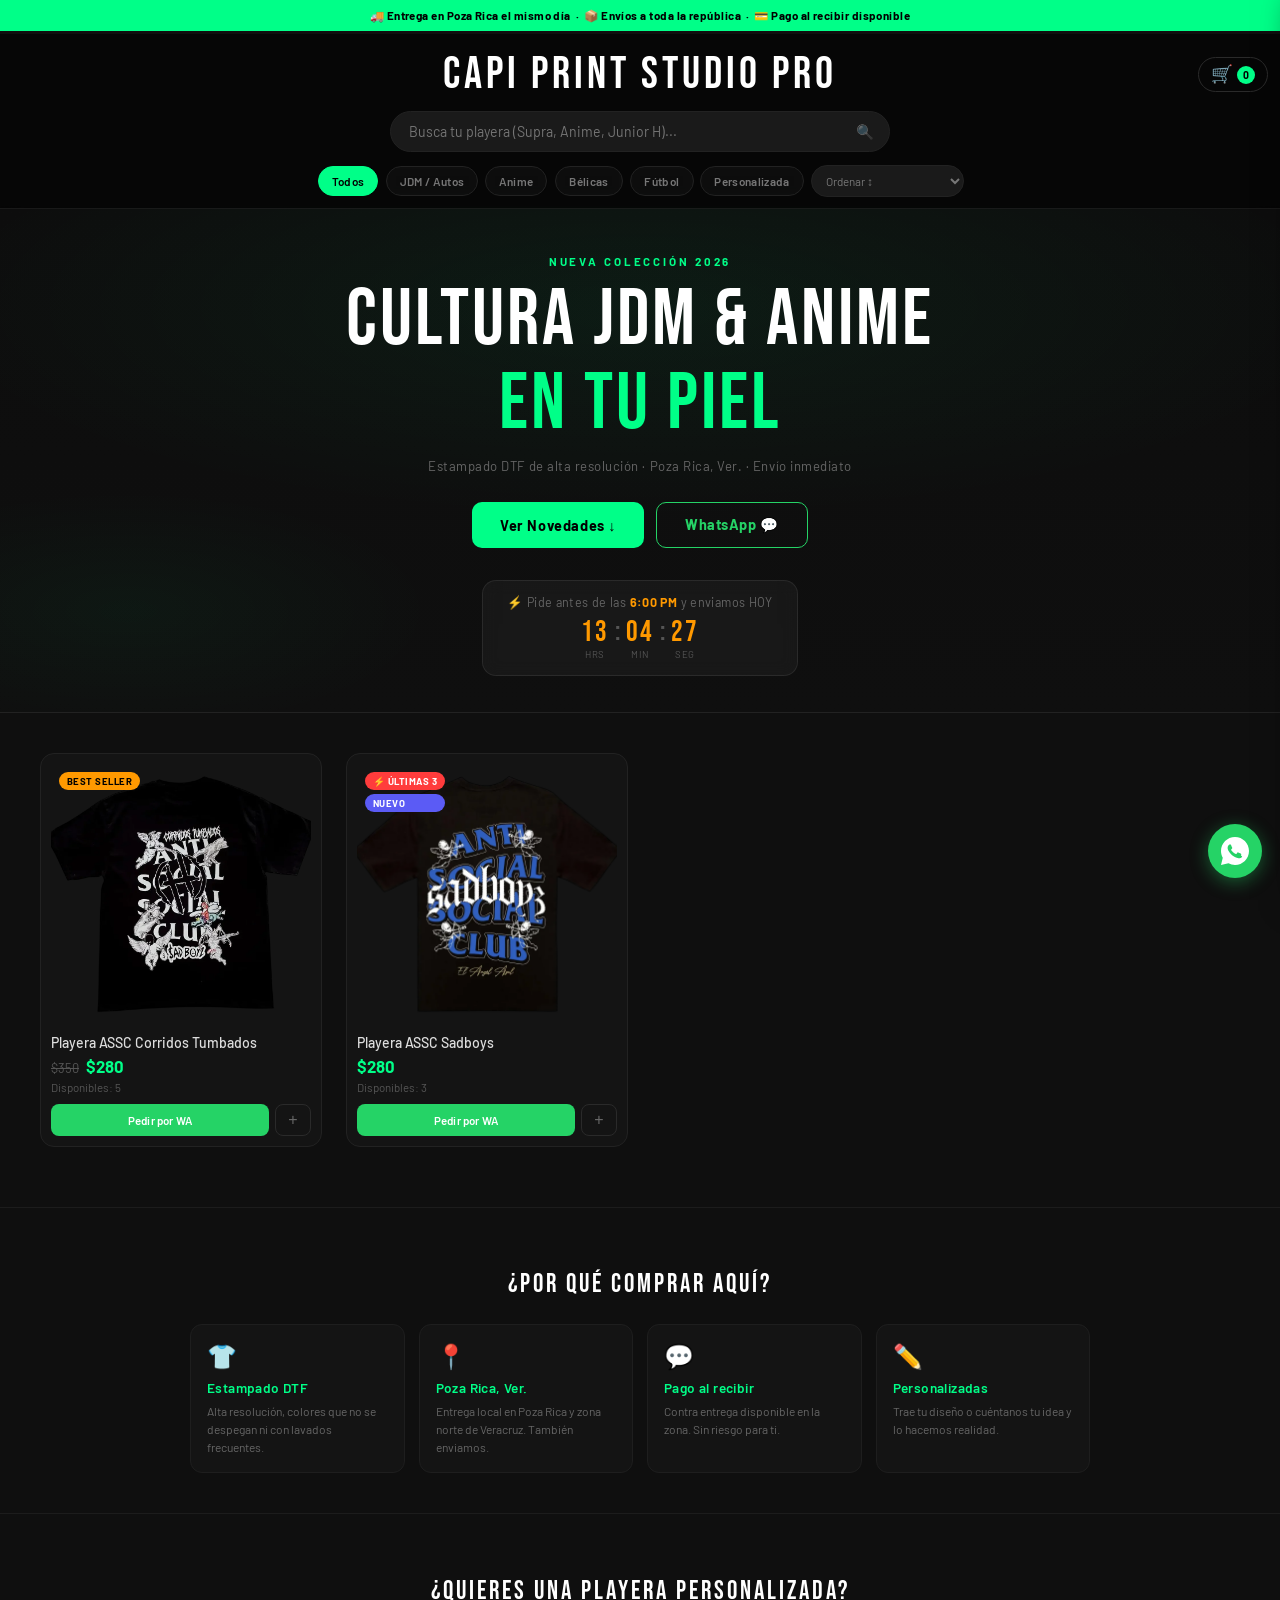
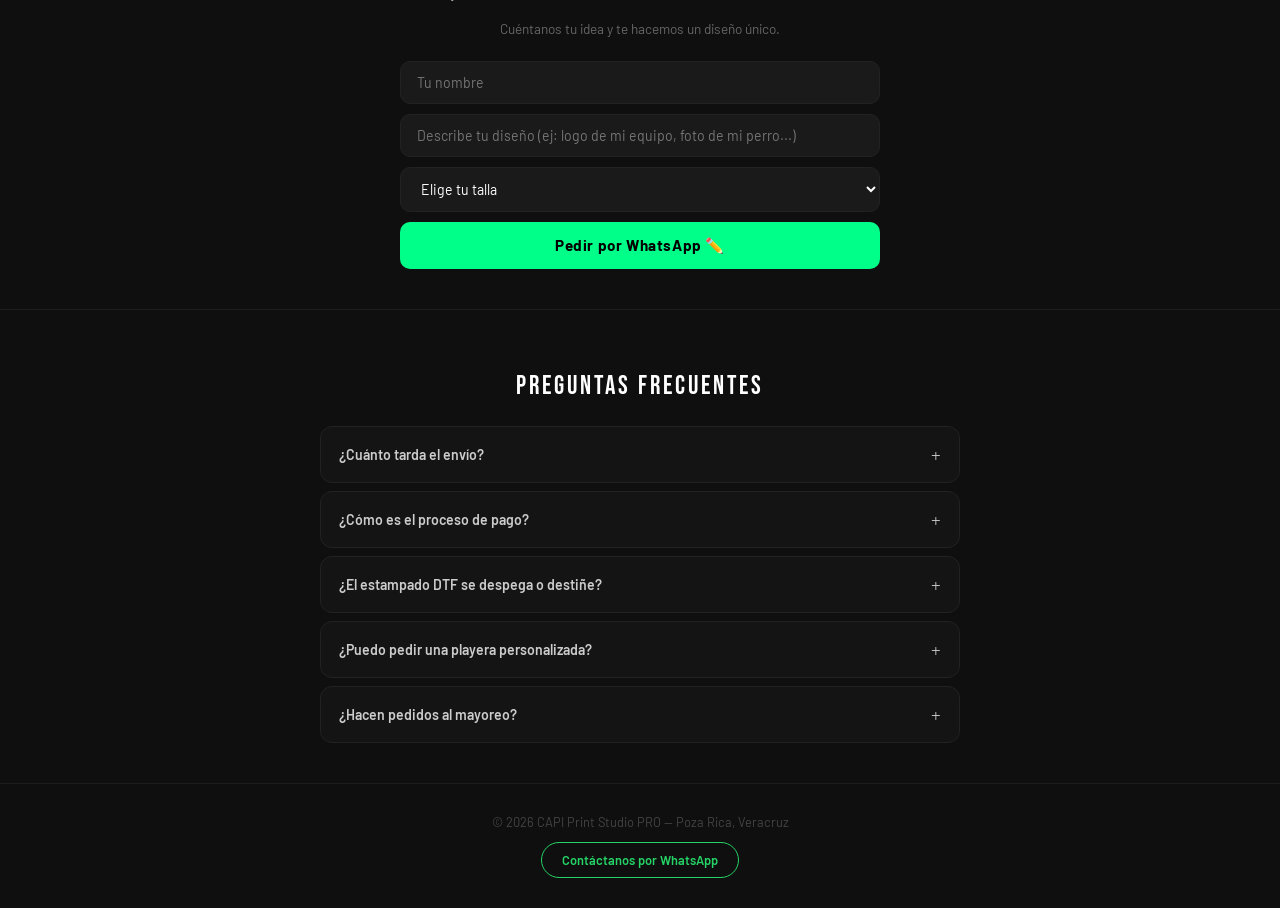
<file: index.html>
<!DOCTYPE html>
<html lang="es">
<head>
    <meta charset="UTF-8">
    <meta name="viewport" content="width=device-width, initial-scale=1.0">
    <title>CAPI Print Studio PRO | Catálogo Profesional</title>
    <link rel="stylesheet" href="css/style.css">
    <link href="https://fonts.googleapis.com/css2?family=Bebas+Neue&family=Barlow:wght@400;500;600;700&display=swap" rel="stylesheet">

    <meta property="og:title" content="CAPI Print Studio PRO">
    <meta property="og:description" content="Playeras premium con estampado DTF en Poza Rica, Veracruz. Anime, JDM, Fútbol, Anti Social Club y personalizadas.">
    <meta property="og:image" content="img/ASSC/assc-corridos-tumbados.webp">
    <meta property="og:type" content="website">
    <meta property="og:locale" content="es_MX">
    <meta name="description" content="Playeras premium con estampado DTF en Poza Rica, Veracruz. Entrega local y envíos a toda la república.">
    <link rel="icon" href="img/favicon.ico" type="image/x-icon">
</head>
<body>

    <!-- BANNER ENVÍOS -->
    <div class="banner-envios">
        🚚 Entrega en Poza Rica el mismo día &nbsp;&middot;&nbsp;
        📦 Envíos a toda la república &nbsp;&middot;&nbsp;
        💳 Pago al recibir disponible
    </div>

    <!-- HEADER STICKY CON GLASSMORPHISM -->
    <header>
        <div class="header-top">
            <h1>CAPI PRINT STUDIO PRO</h1>
            <!-- Botón del carrito -->
            <button class="btn-carrito" onclick="abrirCarrito()">
                🛒 <span class="carrito-badge" id="carrito-badge">0</span>
            </button>
        </div>

        <div class="search-container">
            <input type="text" id="buscador" placeholder="Busca tu playera (Supra, Anime, Junior H)...">
            <span class="search-icon">🔍</span>
        </div>

        <div class="controles-catalogo">
            <nav>
                <button class="activo" onclick="filtrar('todos', this)">Todos</button>
                <button onclick="filtrar('jdm', this)">JDM / Autos</button>
                <button onclick="filtrar('anime', this)">Anime</button>
                <button onclick="filtrar('belica', this)">Bélicas</button>
                <button onclick="filtrar('futbol', this)">Fútbol</button>
                <button onclick="filtrar('personalizada', this)">Personalizada</button>
            </nav>
            <select id="orden" onchange="ordenarProductos(this.value)">
                <option value="default">Ordenar ↕</option>
                <option value="precio-asc">Precio: menor a mayor</option>
                <option value="precio-desc">Precio: mayor a menor</option>
                <option value="nombre">A - Z</option>
            </select>
        </div>
    </header>

    <!-- ============================
         HERO SECTION
    ============================= -->
    <section class="hero-section">
        <div class="hero-content">
            <p class="hero-sub">Nueva colección 2026</p>
            <h2 class="hero-titulo">Cultura JDM &amp; Anime<br><span class="hero-accent">en tu piel</span></h2>
            <p class="hero-desc">Estampado DTF de alta resolución · Poza Rica, Ver. · Envío inmediato</p>
            <div class="hero-btns">
                <button class="btn-hero-primary" onclick="document.getElementById('contenedor-productos').scrollIntoView({behavior:'smooth'})">
                    Ver Novedades ↓
                </button>
                <a href="https://wa.me/527821702426?text=Hola!%20Quiero%20ver%20el%20catálogo" target="_blank" class="btn-hero-wa">
                    WhatsApp 💬
                </a>
            </div>
        </div>
        <!-- Cronómetro de urgencia -->
        <div class="cronometro-wrap">
            <p class="crono-texto">⚡ Pide antes de las <strong id="hora-corte"></strong> y enviamos HOY</p>
            <div class="crono-contador">
                <div class="crono-bloque"><span id="crono-h">00</span><small>hrs</small></div>
                <div class="crono-sep">:</div>
                <div class="crono-bloque"><span id="crono-m">00</span><small>min</small></div>
                <div class="crono-sep">:</div>
                <div class="crono-bloque"><span id="crono-s">00</span><small>seg</small></div>
            </div>
        </div>
    </section>

    <!-- CATÁLOGO -->
    <main id="contenedor-productos">
        <div class="skeleton-card"></div>
        <div class="skeleton-card"></div>
        <div class="skeleton-card"></div>
        <div class="skeleton-card"></div>
    </main>

    <!-- SECCIÓN DE CONFIANZA -->
    <section class="seccion-confianza">
        <h2>¿Por qué comprar aquí?</h2>
        <div class="grid-confianza">
            <div class="item-confianza">
                <span class="icono-confianza">👕</span>
                <h3>Estampado DTF</h3>
                <p>Alta resolución, colores que no se despegan ni con lavados frecuentes.</p>
            </div>
            <div class="item-confianza">
                <span class="icono-confianza">📍</span>
                <h3>Poza Rica, Ver.</h3>
                <p>Entrega local en Poza Rica y zona norte de Veracruz. También enviamos.</p>
            </div>
            <div class="item-confianza">
                <span class="icono-confianza">💬</span>
                <h3>Pago al recibir</h3>
                <p>Contra entrega disponible en la zona. Sin riesgo para ti.</p>
            </div>
            <div class="item-confianza">
                <span class="icono-confianza">✏️</span>
                <h3>Personalizadas</h3>
                <p>Trae tu diseño o cuéntanos tu idea y lo hacemos realidad.</p>
            </div>
        </div>
    </section>

    <!-- SECCIÓN PERSONALIZADA -->
    <section class="seccion-personalizada">
        <h2>¿Quieres una playera personalizada?</h2>
        <p class="sub-personalizada">Cuéntanos tu idea y te hacemos un diseño único.</p>
        <div class="form-personalizada">
            <input type="text" id="custom-nombre" placeholder="Tu nombre">
            <input type="text" id="custom-diseno" placeholder="Describe tu diseño (ej: logo de mi equipo, foto de mi perro...)">
            <select id="custom-talla">
                <option value="">Elige tu talla</option>
                <option>S</option><option>M</option><option>L</option>
                <option>XL</option><option>XXL</option>
            </select>
            <button onclick="pedirPersonalizada()" class="btn-personalizada">Pedir por WhatsApp ✏️</button>
        </div>
    </section>

    <!-- ============================
         FAQ ACORDEÓN
    ============================= -->
    <section class="seccion-faq">
        <h2>Preguntas frecuentes</h2>
        <div class="faq-lista">

            <div class="faq-item">
                <button class="faq-pregunta" onclick="toggleFaq(this)">
                    ¿Cuánto tarda el envío? <span class="faq-icon">+</span>
                </button>
                <div class="faq-respuesta">
                    <p>Entrega local en Poza Rica el mismo día si pides antes del horario de corte. Envíos a la república en 2–4 días hábiles por paquetería.</p>
                </div>
            </div>

            <div class="faq-item">
                <button class="faq-pregunta" onclick="toggleFaq(this)">
                    ¿Cómo es el proceso de pago? <span class="faq-icon">+</span>
                </button>
                <div class="faq-respuesta">
                    <p>Puedes pagar al recibir (zona local), por transferencia SPEI o depósito. Te damos el número de cuenta por WhatsApp al confirmar tu pedido.</p>
                </div>
            </div>

            <div class="faq-item">
                <button class="faq-pregunta" onclick="toggleFaq(this)">
                    ¿El estampado DTF se despega o destiñe? <span class="faq-icon">+</span>
                </button>
                <div class="faq-respuesta">
                    <p>No. El DTF es uno de los métodos más duraderos. Siempre recomendamos lavar al revés con agua fría para maximizar la vida del estampado.</p>
                </div>
            </div>

            <div class="faq-item">
                <button class="faq-pregunta" onclick="toggleFaq(this)">
                    ¿Puedo pedir una playera personalizada? <span class="faq-icon">+</span>
                </button>
                <div class="faq-respuesta">
                    <p>¡Claro! Usa el formulario de abajo o escríbenos directo por WhatsApp. Puedes mandar tu imagen, logo o descripción del diseño y nosotros lo llevamos a la playera.</p>
                </div>
            </div>

            <div class="faq-item">
                <button class="faq-pregunta" onclick="toggleFaq(this)">
                    ¿Hacen pedidos al mayoreo? <span class="faq-icon">+</span>
                </button>
                <div class="faq-respuesta">
                    <p>Sí. Para pedidos de 5 playeras o más aplican precios especiales. Escríbenos para cotizarte sin compromiso.</p>
                </div>
            </div>

        </div>
    </section>

    <footer>
        <p>&copy; 2026 CAPI Print Studio PRO &mdash; Poza Rica, Veracruz</p>
        <a href="https://wa.me/527821702426?text=Hola!%20Tengo%20una%20duda%20sobre%20sus%20playeras"
           target="_blank" class="footer-wa">Contáctanos por WhatsApp</a>
    </footer>

    <!-- ============================
         BOTÓN FLOTANTE WHATSAPP
    ============================= -->
    <a href="https://wa.me/527821702426?text=Hola!%20Estoy%20en%20el%20catálogo%20y%20tengo%20una%20duda"
       target="_blank" class="whatsapp-flotante" id="wa-flotante" title="Chatea por WhatsApp">
        <svg viewBox="0 0 32 32" xmlns="http://www.w3.org/2000/svg">
            <path d="M16 0C7.163 0 0 7.163 0 16c0 2.82.736 5.46 2.027 7.754L0 32l8.478-2.02A15.938 15.938 0 0016 32c8.837 0 16-7.163 16-16S24.837 0 16 0zm8.28 22.27c-.347.976-1.72 1.787-2.824 2.023-.752.16-1.733.287-5.036-1.082-4.223-1.737-6.944-6.027-7.155-6.308-.202-.28-1.7-2.261-1.7-4.31 0-2.048 1.063-3.052 1.44-3.46.347-.367.757-.46 1.01-.46.252 0 .505.002.726.013.233.012.546-.088.854.65.32.76 1.09 2.626 1.186 2.817.097.19.162.413.032.664-.13.252-.194.41-.384.631-.19.222-.4.495-.572.665-.19.19-.388.397-.167.778.222.38.986 1.622 2.116 2.628 1.454 1.296 2.68 1.697 3.06 1.888.38.19.603.16.824-.096.222-.255.951-1.109 1.205-1.49.253-.38.505-.317.854-.19.35.127 2.222 1.048 2.603 1.238.38.19.633.285.726.443.093.16.093.924-.253 1.9z"/>
        </svg>
    </a>

    <!-- ============================
         PANEL CARRITO LATERAL
    ============================= -->
    <div class="carrito-overlay" id="carrito-overlay" onclick="cerrarCarrito()"></div>
    <aside class="carrito-panel" id="carrito-panel">
        <div class="carrito-header">
            <h3>🛒 Tu lista de pedido</h3>
            <button class="carrito-cerrar" onclick="cerrarCarrito()">✕</button>
        </div>
        <div class="carrito-items" id="carrito-items">
            <p class="carrito-vacio">Aún no has agregado productos.</p>
        </div>
        <div class="carrito-footer">
            <a href="#" id="btn-pedir-todo" class="btn-pedir-todo" target="_blank" onclick="pedirTodo()">
                Pedir todo por WhatsApp 🚀
            </a>
            <button class="btn-vaciar" onclick="vaciarCarrito()">Vaciar lista</button>
        </div>
    </aside>

    <script src="js/script.js"></script>
</body>
</html>
</file>
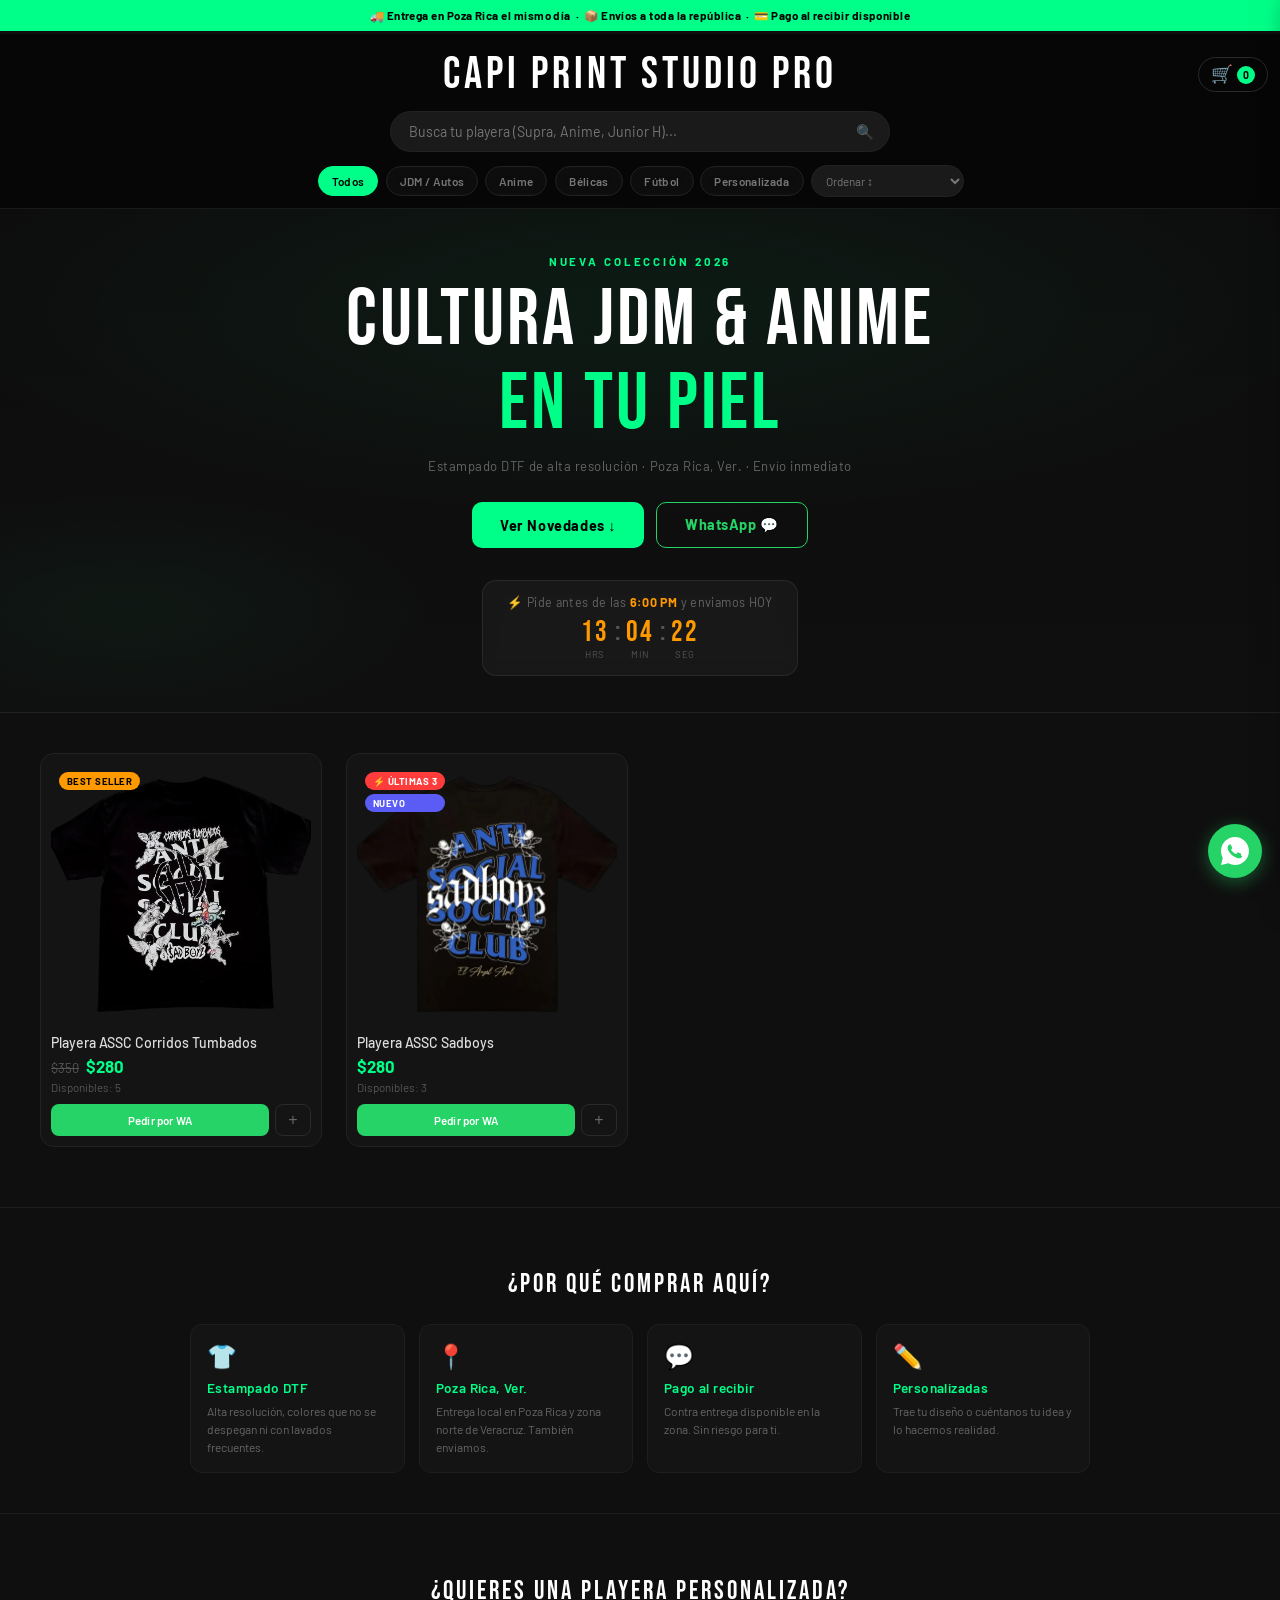
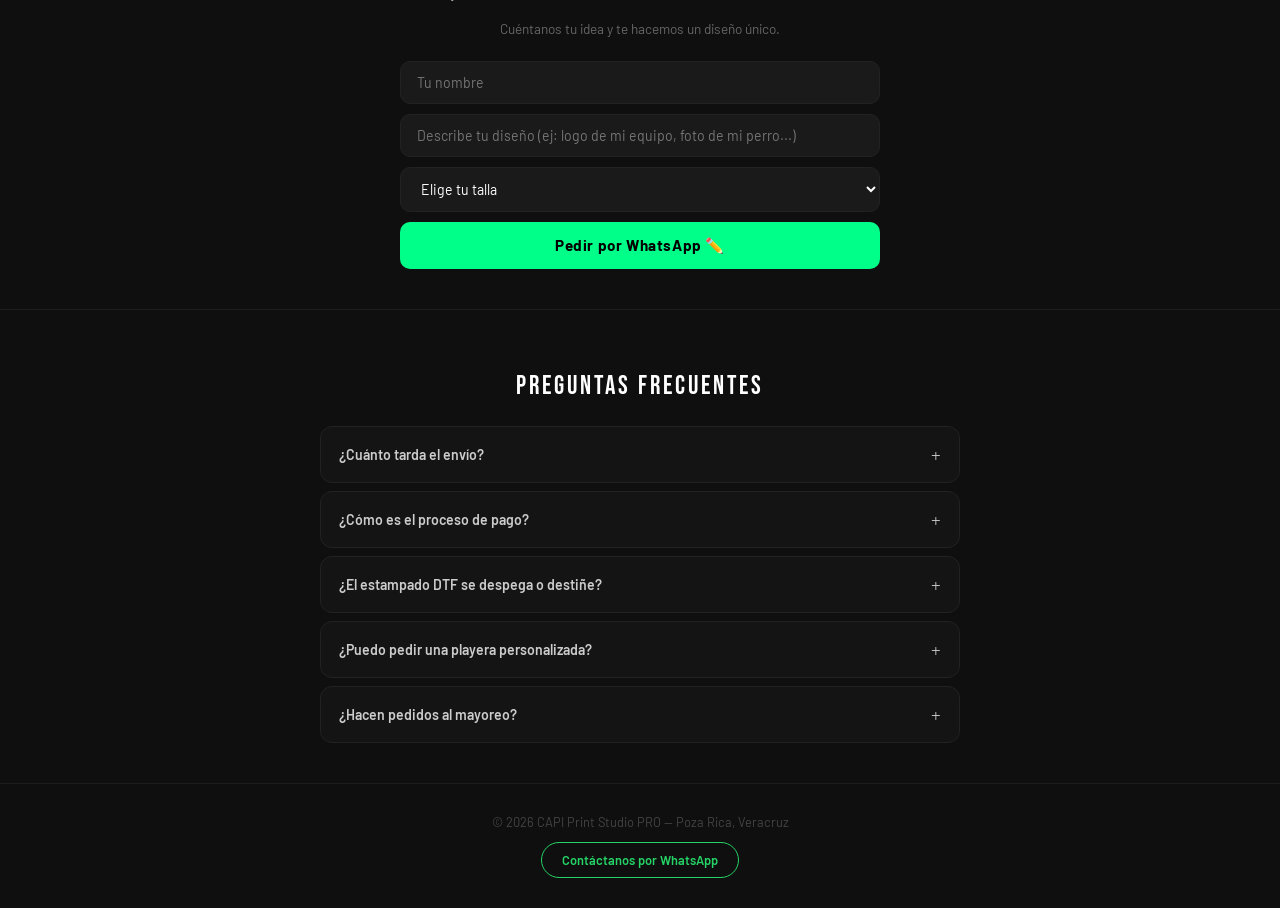
<file: producto.html>
<!DOCTYPE html>
<html lang="es">
<head>
    <meta charset="UTF-8">
    <meta name="viewport" content="width=device-width, initial-scale=1.0">
    <title>Detalle de Producto | CAPI Print Studio PRO</title>

    <!--
        ✅ RUTA CORRECTA: css/style.css
        La estructura del proyecto es:
          /index.html
          /producto.html
          /css/style.css
          /js/script.js
          /img/...
    -->
    <link rel="stylesheet" href="css/style.css">
    <link href="https://fonts.googleapis.com/css2?family=Bebas+Neue&family=Barlow:wght@400;500;600;700&display=swap" rel="stylesheet">
    <link rel="icon" href="img/favicon.ico" type="image/x-icon">

    <!-- Meta OG base — se sobreescriben por JS -->
    <meta property="og:type"        content="product">
    <meta property="og:site_name"   content="CAPI Print Studio PRO">
    <meta property="og:title"       content="CAPI Print Studio PRO">
    <meta property="og:description" content="Playeras premium con estampado DTF en Poza Rica, Veracruz.">
    <meta property="og:image"       content="">
</head>
<body class="pagina-detalle">

    <!-- HEADER -->
    <header>
        <div class="header-top">
            <div class="nav-retorno">
                <a href="index.html">← VOLVER AL CATÁLOGO</a>
            </div>
            <h1>CAPI PRINT STUDIO PRO</h1>
        </div>
    </header>

    <!-- CONTENEDOR DE DETALLE -->
    <main class="contenedor-detalle">

        <!-- GALERÍA -->
        <div class="galeria-producto">
            <div class="miniaturas" id="galeria-thumbs"></div>
            <div class="visor-principal">
                <div class="slider-horizontal" id="slider-principal"></div>
            </div>
        </div>

        <!-- INFORMACIÓN -->
        <div class="info-producto">
            <h2 id="det-titulo"></h2>
            <div class="precios-wrap">
                <p class="det-precio-antes" id="det-precio-antes" style="display:none;"></p>
                <p class="det-precio" id="det-precio"></p>
            </div>

            <button class="btn-copiar-link" onclick="copiarLink()" id="btn-copiar">
                🔗 Copiar link de este producto
            </button>

            <!-- SELECTOR DE TALLA -->
            <div class="seccion-tecnica" id="seccion-tallas">
                <h3>Elige tu talla</h3>
                <div class="tallas-grid" id="tallas-grid"></div>
                <button class="link-guia-tallas" onclick="abrirGuiaTallas()">
                    📏 Ver guía de tallas
                </button>
            </div>

            <!-- SELECTOR DE CANTIDAD -->
            <div class="selector-cantidad" id="selector-cantidad">
                <label>Cantidad</label>
                <div class="cantidad-ctrl">
                    <button onclick="cambiarCantidadDet(-1)">−</button>
                    <span id="cantidad-val">1</span>
                    <button onclick="cambiarCantidadDet(1)">+</button>
                </div>
            </div>

            <!-- TABS: Descripción / Lavado / Envío -->
            <div class="seccion-tecnica">
                <div class="tabs-nav">
                    <button class="tab-btn activa" onclick="activarTab('desc', this)">Descripción</button>
                    <button class="tab-btn"        onclick="activarTab('lavado', this)">Lavado</button>
                    <button class="tab-btn"        onclick="activarTab('envio', this)">Envío</button>
                </div>

                <div class="tab-panel activo" id="tab-desc">
                    <p id="det-composicion"></p>
                    <ul id="det-caracteristicas" style="margin-top:8px;"></ul>
                </div>

                <div class="tab-panel" id="tab-lavado">
                    <p id="det-lavado"></p>
                </div>

                <div class="tab-panel" id="tab-envio">
                    <ul>
                        <li>🏠 Entrega local en Poza Rica el mismo día (pedidos antes de las 6 PM)</li>
                        <li>📦 Envíos a toda la república en 2–4 días hábiles</li>
                        <li>💳 Pago al recibir disponible en zona local</li>
                        <li>💸 Transferencia SPEI o depósito para envíos foráneos</li>
                    </ul>
                </div>
            </div>

            <!-- Aviso sin talla -->
            <p class="aviso-talla" id="aviso-talla" style="display:none;">
                ⚠️ Por favor elige una talla antes de continuar.
            </p>

            <!-- Botón principal de compra -->
            <a href="#" id="link-whatsapp" class="btn-whatsapp-full" target="_blank">
                Pedir por WhatsApp
            </a>

            <!-- Productos relacionados -->
            <div class="seccion-tecnica" id="seccion-relacionados">
                <h3>También te puede gustar</h3>
                <div class="relacionados-grid" id="relacionados-grid"></div>
            </div>
        </div>
    </main>

    <!-- MODAL GUÍA DE TALLAS -->
    <div class="modal-overlay" id="modal-tallas" onclick="cerrarGuiaTallas()">
        <div class="modal-contenido" onclick="event.stopPropagation()">
            <button class="modal-cerrar" onclick="cerrarGuiaTallas()">✕</button>
            <h3>Guía de tallas</h3>
            <p style="font-size:0.8rem;color:#666;margin-bottom:16px;">
                Medidas en centímetros. Mide tu playera favorita para comparar.
            </p>
            <table class="tabla-tallas">
                <thead>
                    <tr><th>Talla</th><th>Pecho</th><th>Largo</th><th>Hombro</th></tr>
                </thead>
                <tbody>
                    <tr><td>S</td><td>96 cm</td><td>68 cm</td><td>42 cm</td></tr>
                    <tr><td>M</td><td>102 cm</td><td>71 cm</td><td>44 cm</td></tr>
                    <tr><td>L</td><td>108 cm</td><td>74 cm</td><td>46 cm</td></tr>
                    <tr><td>XL</td><td>114 cm</td><td>77 cm</td><td>48 cm</td></tr>
                    <tr><td>XXL</td><td>120 cm</td><td>80 cm</td><td>50 cm</td></tr>
                </tbody>
            </table>
            <p style="font-size:0.75rem;color:#555;margin-top:12px;">
                ¿Dudas con tu talla? Escríbenos por WhatsApp y te ayudamos.
            </p>
        </div>
    </div>

    <!-- BOTÓN FLOTANTE WHATSAPP -->
    <a href="#" target="_blank" class="whatsapp-flotante" id="wa-flotante" title="Chatea por WhatsApp">
        <svg viewBox="0 0 32 32" xmlns="http://www.w3.org/2000/svg">
            <path d="M16 0C7.163 0 0 7.163 0 16c0 2.82.736 5.46 2.027 7.754L0 32l8.478-2.02A15.938 15.938 0 0016 32c8.837 0 16-7.163 16-16S24.837 0 16 0zm8.28 22.27c-.347.976-1.72 1.787-2.824 2.023-.752.16-1.733.287-5.036-1.082-4.223-1.737-6.944-6.027-7.155-6.308-.202-.28-1.7-2.261-1.7-4.31 0-2.048 1.063-3.052 1.44-3.46.347-.367.757-.46 1.01-.46.252 0 .505.002.726.013.233.012.546-.088.854.65.32.76 1.09 2.626 1.186 2.817.097.19.162.413.032.664-.13.252-.194.41-.384.631-.19.222-.4.495-.572.665-.19.19-.388.397-.167.778.222.38.986 1.622 2.116 2.628 1.454 1.296 2.68 1.697 3.06 1.888.38.19.603.16.824-.096.222-.255.951-1.109 1.205-1.49.253-.38.505-.317.854-.19.35.127 2.222 1.048 2.603 1.238.38.19.633.285.726.443.093.16.093.924-.253 1.9z"/>
        </svg>
    </a>

    <!--
        ✅ ORDEN DE CARGA CORRECTO:
        1. script.js  → define productos[] y todas las funciones globales
        2. <script>   → usa productos[] que ya existe en memoria
    -->
    <script src="js/script.js"></script>

    <script>
        /* ============================================================
           LÓGICA EXCLUSIVA DE PRODUCTO.HTML
           Este bloque corre DESPUÉS de que script.js terminó de
           parsearse, por lo que productos[] ya existe sin problema.
        ============================================================ */

        /* Leer el ID del producto desde la URL: producto.html?id=1 */
        const params     = new URLSearchParams(window.location.search);
        const idProducto = parseInt(params.get('id'));
        const p          = productos.find(item => item.id === idProducto);

        /* Estado local de esta página */
        let tallaSeleccionada = null;
        let cantidadDet       = 1;


        /* ── Tabs ──────────────────────────────── */
        function activarTab(nombre, btn) {
            document.querySelectorAll('.tab-panel').forEach(t => t.classList.remove('activo'));
            document.querySelectorAll('.tab-btn').forEach(b  => b.classList.remove('activa'));
            document.getElementById(`tab-${nombre}`).classList.add('activo');
            btn.classList.add('activa');
        }


        /* ── Selector de cantidad ───────────────── */
        function cambiarCantidadDet(delta) {
            cantidadDet = Math.max(1, Math.min(10, cantidadDet + delta));
            document.getElementById('cantidad-val').textContent = cantidadDet;
            actualizarLinkWA();
        }


        /* ── Galería / slider ───────────────────── */
        function seleccionarImagen(indice) {
            const slider = document.getElementById('slider-principal');
            slider.scrollTo({ left: indice * slider.clientWidth, behavior: 'smooth' });
            document.querySelectorAll('.miniaturas img').forEach((img, i) => {
                img.classList.toggle('activa', i === indice);
            });
        }


        /* ── Elegir talla ───────────────────────── */
        function elegirTalla(talla, disponible, btn) {
            if (!disponible) return;
            tallaSeleccionada = talla;
            document.querySelectorAll('.btn-talla').forEach(b => b.classList.remove('seleccionada'));
            btn.classList.add('seleccionada');
            document.getElementById('aviso-talla').style.display = 'none';
            actualizarLinkWA();
        }


        /* ── Armar link de WhatsApp ─────────────── */
        function actualizarLinkWA() {
            if (!p) return;
            const tallaStr = tallaSeleccionada ? ` en talla ${tallaSeleccionada}` : '';
            const cantStr  = cantidadDet > 1   ? `, cantidad: ${cantidadDet}`    : '';
            const msg = `Hola! Quiero comprar la ${p.nombre}${tallaStr}${cantStr}`;
            document.getElementById('link-whatsapp').href =
                `https://wa.me/527821702426?text=${encodeURIComponent(msg)}`;
        }


        /* ── Copiar link ────────────────────────── */
        function copiarLink() {
            navigator.clipboard.writeText(window.location.href).then(() => {
                const btn = document.getElementById('btn-copiar');
                btn.textContent = '✅ ¡Link copiado!';
                setTimeout(() => { btn.textContent = '🔗 Copiar link de este producto'; }, 2000);
            });
        }


        /* ── Modal guía de tallas ───────────────── */
        function abrirGuiaTallas()  { document.getElementById('modal-tallas').style.display = 'flex'; }
        function cerrarGuiaTallas() { document.getElementById('modal-tallas').style.display = 'none'; }
        document.addEventListener('keydown', e => { if (e.key === 'Escape') cerrarGuiaTallas(); });


        /* ── Productos relacionados ─────────────── */
        function mostrarRelacionados(cat, idActual) {
            const rel  = productos
                .filter(pr => pr.categoria === cat && pr.id !== idActual)
                .slice(0, 3);
            const grid = document.getElementById('relacionados-grid');
            if (rel.length === 0) {
                document.getElementById('seccion-relacionados').style.display = 'none';
                return;
            }
            grid.innerHTML = rel.map(r => `
                <div class="relacionado-card"
                     onclick="window.location.href='producto.html?id=${r.id}'">
                    <img src="${r.imagen}" alt="${r.nombre}" loading="lazy">
                    <p class="relacionado-nombre">${r.nombre}</p>
                    <p class="relacionado-precio">${r.precio}</p>
                </div>
            `).join('');
        }


        /* ── Inicializar la página ──────────────── */
        if (p) {

            /* Meta OG dinámicos para preview correcta en WhatsApp */
            document.title = `${p.nombre} | CAPI Print Studio PRO`;
            document.querySelector('meta[property="og:title"]')
                .setAttribute('content', `${p.nombre} | CAPI Print Studio PRO`);
            document.querySelector('meta[property="og:image"]')
                .setAttribute('content', p.imagenes[0]);
            document.querySelector('meta[property="og:description"]')
                .setAttribute('content', `${p.nombre} — ${p.precio}. Estampado DTF en Poza Rica, Veracruz.`);

            /* Precio tachado */
            if (p.precioAntes) {
                const el = document.getElementById('det-precio-antes');
                el.textContent = p.precioAntes;
                el.style.display = 'block';
            }

            /* Texto básico */
            document.getElementById('det-titulo').innerText       = p.nombre;
            document.getElementById('det-precio').innerText       = p.precio;
            document.getElementById('det-composicion').innerText  = p.composicion;
            document.getElementById('det-lavado').innerText       = p.lavado;
            document.getElementById('det-caracteristicas').innerHTML =
                p.caracteristicas.map(c => `<li>${c}</li>`).join('');

            /* Slider de imágenes */
            document.getElementById('slider-principal').innerHTML =
                p.imagenes.map(img => `<img src="${img}" alt="${p.nombre}">`).join('');

            /* Miniaturas */
            document.getElementById('galeria-thumbs').innerHTML =
                p.imagenes.map((img, i) => `
                    <img src="${img}"
                         onclick="seleccionarImagen(${i})"
                         alt="Vista ${i + 1}"
                         class="${i === 0 ? 'activa' : ''}">`
                ).join('');

            /* Botones de talla */
            if (p.tallas && p.tallas.length > 0) {
                document.getElementById('tallas-grid').innerHTML = p.tallas.map(t => {
                    const disp = p.tallasDisponibles
                        ? p.tallasDisponibles.includes(t)
                        : true;
                    return `
                        <button class="btn-talla ${!disp ? 'agotada' : ''}"
                            onclick="elegirTalla('${t}', ${disp}, this)"
                            ${!disp ? 'disabled title="Agotada"' : ''}>
                            ${t}
                            ${!disp ? '<span class="talla-x">✕</span>' : ''}
                        </button>`;
                }).join('');
            } else {
                document.getElementById('seccion-tallas').style.display = 'none';
            }

            /* Forzar elección de talla antes de abrir WA */
            document.getElementById('link-whatsapp').addEventListener('click', e => {
                if (p.tallas && p.tallas.length > 0 && !tallaSeleccionada) {
                    e.preventDefault();
                    document.getElementById('aviso-talla').style.display = 'block';
                    document.getElementById('tallas-grid').scrollIntoView({ behavior: 'smooth' });
                }
            });

            /* Link WA inicial */
            actualizarLinkWA();

            /* Botón flotante WA con nombre del producto */
            const waFlotante = document.getElementById('wa-flotante');
            if (waFlotante) {
                waFlotante.href = `https://wa.me/527821702426?text=${encodeURIComponent(`Hola! Tengo una duda sobre la ${p.nombre}`)}`;
            }

            /* Relacionados */
            mostrarRelacionados(p.categoria, p.id);

        } else {
            /* ID inválido → volver al catálogo */
            window.location.href = 'index.html';
        }
    </script>
</body>
</html>
</file>
<file: css/style.css>
/* =========================================
   CAPI Print Studio PRO — style.css v2.0
   ========================================= */

/* =========================================
   0. VARIABLES Y RESET
   ========================================= */
:root {
    --verde:    #00ff88;
    --verde-d:  #1db954;
    --rojo:     #ff3c3c;
    --naranja:  #ff9900;
    --bg:       #0f0f0f;
    --bg2:      #141414;
    --bg3:      #1a1a1a;
    --borde:    #222;
    --borde2:   #2a2a2a;
    --texto:    #ddd;
    --muted:    #666;
    --muted2:   #555;
    --wa:       #25d366;
    --glass-bg: rgba(0,0,0,0.55);
    --glass-border: rgba(255,255,255,0.08);
    --blur:     12px;
}

*, *::before, *::after { box-sizing: border-box; }

body {
    background-color: var(--bg);
    color: white;
    font-family: 'Barlow', 'Segoe UI', sans-serif;
    margin: 0;
    text-align: center;
}

/* =========================================
   1. BANNER ENVÍOS
   ========================================= */
.banner-envios {
    background: var(--verde);
    color: #000;
    font-size: 0.72rem;
    font-weight: 700;
    padding: 8px 14px;
    letter-spacing: 0.04em;
    position: sticky;
    top: 0;
    z-index: 200;
}

/* =========================================
   2. HEADER — GLASSMORPHISM
   ========================================= */
header {
    padding: 14px 12px 10px;
    background: var(--glass-bg);
    backdrop-filter: blur(var(--blur));
    -webkit-backdrop-filter: blur(var(--blur));
    border-bottom: 1px solid var(--glass-border);
    position: sticky;
    top: 34px; /* debajo del banner */
    z-index: 100;
}

.header-top {
    display: flex;
    align-items: center;
    justify-content: center;
    gap: 14px;
    margin-bottom: 10px;
    position: relative;
}

header h1 {
    font-family: 'Bebas Neue', sans-serif;
    letter-spacing: 4px;
    font-weight: 400;
    margin: 0;
    font-size: 1.7rem;
    color: #fff;
}

/* Botón carrito */
.btn-carrito {
    position: absolute;
    right: 0;
    background: transparent;
    border: 1.5px solid var(--borde2);
    color: #fff;
    font-size: 1.1rem;
    padding: 6px 12px;
    border-radius: 20px;
    cursor: pointer;
    transition: border-color 0.2s, background 0.2s;
    display: flex;
    align-items: center;
    gap: 4px;
}
.btn-carrito:hover { border-color: var(--verde); }

.carrito-badge {
    background: var(--verde);
    color: #000;
    font-size: 0.65rem;
    font-weight: 700;
    width: 18px;
    height: 18px;
    border-radius: 50%;
    display: flex;
    align-items: center;
    justify-content: center;
    font-family: 'Barlow', sans-serif;
}

/* Buscador */
.search-container {
    position: relative;
    display: inline-block;
    width: 100%;
    max-width: 500px;
    margin-bottom: 12px;
}
.search-icon {
    position: absolute;
    right: 16px;
    top: 50%;
    transform: translateY(-50%);
    font-size: 0.9rem;
    pointer-events: none;
    opacity: 0.4;
}
#buscador {
    padding: 11px 42px 11px 18px;
    width: 100%;
    border-radius: 25px;
    border: 1px solid var(--borde);
    background: var(--bg3);
    color: white;
    outline: none;
    font-family: 'Barlow', sans-serif;
    font-size: 0.88rem;
    transition: border-color 0.2s;
}
#buscador:focus { border-color: var(--verde); }

/* Filtros y orden */
.controles-catalogo {
    display: flex;
    flex-wrap: wrap;
    justify-content: center;
    align-items: center;
    gap: 6px;
}
nav button {
    background: rgba(255,255,255,0.04);
    border: 1px solid var(--borde);
    color: #777;
    padding: 7px 13px;
    cursor: pointer;
    margin: 2px;
    border-radius: 20px;
    transition: all 0.2s;
    font-size: 0.73rem;
    font-family: 'Barlow', sans-serif;
    font-weight: 600;
    letter-spacing: 0.03em;
    backdrop-filter: blur(4px);
}
nav button:hover { background: rgba(255,255,255,0.08); color: #fff; border-color: #555; }
nav button.activo { background: var(--verde); color: #000; border-color: var(--verde); }

#orden {
    background: var(--bg3);
    border: 1px solid var(--borde);
    color: #777;
    padding: 7px 10px;
    border-radius: 20px;
    font-size: 0.73rem;
    font-family: 'Barlow', sans-serif;
    cursor: pointer;
    outline: none;
}

/* =========================================
   3. HERO SECTION
   ========================================= */
.hero-section {
    padding: 48px 20px 36px;
    text-align: center;
    position: relative;
    overflow: hidden;
    background: linear-gradient(180deg, #0d0d0d 0%, #0f0f0f 100%);
    border-bottom: 1px solid var(--borde);
}

/* Fondo decorativo */
.hero-section::before {
    content: '';
    position: absolute;
    inset: 0;
    background:
        radial-gradient(ellipse 80% 60% at 50% 20%, rgba(0,255,136,0.06) 0%, transparent 70%),
        radial-gradient(ellipse 40% 40% at 10% 80%, rgba(0,255,136,0.04) 0%, transparent 60%);
    pointer-events: none;
}

.hero-content { position: relative; z-index: 1; }

.hero-sub {
    font-size: 0.72rem;
    letter-spacing: 0.25em;
    text-transform: uppercase;
    color: var(--verde);
    margin: 0 0 10px;
    font-weight: 700;
}

.hero-titulo {
    font-family: 'Bebas Neue', sans-serif;
    font-size: clamp(2.4rem, 8vw, 5rem);
    letter-spacing: 3px;
    margin: 0 0 12px;
    font-weight: 400;
    line-height: 1.05;
    color: #fff;
}

.hero-accent { color: var(--verde); }

.hero-desc {
    font-size: 0.82rem;
    color: var(--muted);
    margin: 0 0 28px;
    letter-spacing: 0.04em;
}

.hero-btns {
    display: flex;
    gap: 12px;
    justify-content: center;
    flex-wrap: wrap;
}

.btn-hero-primary {
    background: var(--verde);
    color: #000;
    border: none;
    padding: 13px 28px;
    border-radius: 10px;
    font-family: 'Barlow', sans-serif;
    font-weight: 700;
    font-size: 0.9rem;
    cursor: pointer;
    letter-spacing: 0.04em;
    transition: background 0.2s, transform 0.15s;
}
.btn-hero-primary:hover { background: #00e07a; transform: translateY(-2px); }

.btn-hero-wa {
    background: transparent;
    border: 1.5px solid var(--wa);
    color: var(--wa);
    padding: 13px 28px;
    border-radius: 10px;
    text-decoration: none;
    font-weight: 700;
    font-size: 0.9rem;
    letter-spacing: 0.04em;
    transition: background 0.2s, color 0.2s;
}
.btn-hero-wa:hover { background: var(--wa); color: #000; }

/* Cronómetro */
.cronometro-wrap {
    margin-top: 32px;
    position: relative;
    z-index: 1;
    display: inline-block;
    background: rgba(255,255,255,0.04);
    border: 1px solid var(--glass-border);
    border-radius: 14px;
    padding: 14px 24px;
    backdrop-filter: blur(8px);
}
.crono-texto {
    font-size: 0.78rem;
    color: var(--muted);
    margin: 0 0 8px;
    letter-spacing: 0.03em;
}
.crono-texto strong { color: var(--naranja); }
.crono-contador {
    display: flex;
    align-items: center;
    justify-content: center;
    gap: 6px;
}
.crono-bloque {
    display: flex;
    flex-direction: column;
    align-items: center;
}
.crono-bloque span {
    font-family: 'Bebas Neue', sans-serif;
    font-size: 1.8rem;
    letter-spacing: 2px;
    color: var(--naranja);
    line-height: 1;
}
.crono-bloque small {
    font-size: 0.6rem;
    color: var(--muted2);
    letter-spacing: 0.1em;
    text-transform: uppercase;
}
.crono-sep {
    font-family: 'Bebas Neue', sans-serif;
    font-size: 1.8rem;
    color: var(--muted2);
    line-height: 1;
    margin-bottom: 14px;
}

/* =========================================
   4. SKELETON SHIMMER
   ========================================= */
@keyframes shimmer {
    0%   { background-position: -600px 0; }
    100% { background-position: 600px 0; }
}

.skeleton-card {
    border-radius: 14px;
    height: 280px;
    background: linear-gradient(90deg,
        #1a1a1a 0%, #252525 40%, #1a1a1a 80%);
    background-size: 600px 100%;
    animation: shimmer 1.4s infinite linear;
}

/* =========================================
   5. CATÁLOGO / REJILLA
   ========================================= */
#contenedor-productos {
    display: grid;
    grid-template-columns: repeat(2, 1fr);
    gap: 12px;
    padding: 14px;
}

.producto-card {
    background: var(--bg2);
    padding: 10px;
    border-radius: 14px;
    border: 1px solid var(--borde);
    cursor: pointer;
    text-align: left;
    transition: transform 0.2s ease, border-color 0.2s ease, box-shadow 0.2s ease;
    position: relative;
}
.producto-card:hover {
    transform: translateY(-4px);
    border-color: #333;
    box-shadow: 0 8px 28px rgba(0,0,0,0.5);
}

.card-imagen-wrap {
    position: relative;
    border-radius: 10px;
    overflow: hidden;
}

.producto-card img {
    width: 100%;
    display: block;
    border-radius: 10px;
    aspect-ratio: 1 / 1;
    object-fit: cover;
    transition: transform 0.3s ease;
}
.producto-card:hover img { transform: scale(1.04); }

.producto-card h3 {
    font-size: 0.78rem;
    margin: 10px 0 4px;
    color: var(--texto);
    font-weight: 500;
    line-height: 1.3;
}

.precio {
    color: var(--verde);
    font-weight: 700;
    font-size: 1.05rem;
    margin: 0 0 4px;
}
.precio-antes {
    text-decoration: line-through;
    color: var(--muted2);
    font-size: 0.8rem;
    margin-right: 4px;
    font-weight: 400;
}

.stock-label {
    font-size: 0.72rem;
    color: var(--muted2);
    margin: 0 0 10px;
}

/* Badges dinámicos */
.badges-wrap {
    position: absolute;
    top: 8px;
    left: 8px;
    z-index: 2;
    display: flex;
    flex-direction: column;
    gap: 4px;
}

.badge {
    font-size: 0.6rem;
    font-weight: 700;
    padding: 3px 8px;
    border-radius: 20px;
    letter-spacing: 0.05em;
    display: inline-block;
    text-transform: uppercase;
}
.badge-urgente { background: var(--rojo); color: #fff; }
.badge-nuevo   { background: #5b5bf5; color: #fff; }
.badge-best    { background: var(--naranja); color: #000; }
.badge-premium { background: linear-gradient(90deg,#c9a227,#f0d060); color: #000; }

/* Botones de la tarjeta */
.card-actions {
    display: flex;
    gap: 6px;
}

.btn-whatsapp {
    flex: 1;
    display: block;
    background: var(--wa);
    color: #fff;
    text-align: center;
    padding: 9px 6px;
    border-radius: 8px;
    text-decoration: none;
    font-weight: 600;
    font-size: 0.72rem;
    letter-spacing: 0.02em;
    transition: background 0.2s;
}
.btn-whatsapp:hover { background: var(--verde-d); }

/* Botón agregar al carrito */
.btn-add-carrito {
    background: transparent;
    border: 1.5px solid var(--borde2);
    color: var(--muted);
    width: 36px;
    border-radius: 8px;
    cursor: pointer;
    font-size: 1rem;
    transition: border-color 0.2s, color 0.2s, background 0.2s;
    flex-shrink: 0;
    display: flex;
    align-items: center;
    justify-content: center;
}
.btn-add-carrito:hover { border-color: var(--verde); color: var(--verde); background: rgba(0,255,136,0.06); }
.btn-add-carrito.agregado { border-color: var(--verde); color: var(--verde); }

/* Sin resultados */
.sin-resultados {
    grid-column: 1 / -1;
    text-align: center;
    padding: 50px 20px;
    color: var(--muted2);
}
.sin-resultados p { font-size: 1rem; margin-bottom: 16px; }
.btn-whatsapp-inline {
    display: inline-block;
    background: var(--wa);
    color: #fff;
    padding: 12px 24px;
    border-radius: 10px;
    text-decoration: none;
    font-weight: 600;
    font-size: 0.9rem;
}

.visitas-label {
    font-size: 0.68rem;
    color: var(--muted2);
    margin: 0 0 8px;
}

/* =========================================
   6. SECCIÓN DE CONFIANZA
   ========================================= */
.seccion-confianza {
    padding: 40px 20px;
    border-top: 1px solid #1c1c1c;
    margin-top: 20px;
}
.seccion-confianza h2 {
    font-family: 'Bebas Neue', sans-serif;
    font-size: 1.6rem;
    letter-spacing: 3px;
    color: #fff;
    margin-bottom: 24px;
    font-weight: 400;
}
.grid-confianza {
    display: grid;
    grid-template-columns: repeat(2, 1fr);
    gap: 14px;
    max-width: 900px;
    margin: 0 auto;
    text-align: left;
}
.item-confianza {
    background: var(--bg2);
    border: 1px solid #1e1e1e;
    border-radius: 12px;
    padding: 16px;
}
.icono-confianza { font-size: 1.5rem; display: block; margin-bottom: 8px; }
.item-confianza h3 { font-size: 0.85rem; font-weight: 600; color: var(--verde); margin: 0 0 6px; letter-spacing: 0.03em; }
.item-confianza p  { font-size: 0.75rem; color: var(--muted); margin: 0; line-height: 1.5; }

/* =========================================
   7. SECCIÓN PERSONALIZADA
   ========================================= */
.seccion-personalizada {
    padding: 40px 20px;
    border-top: 1px solid #1c1c1c;
}
.seccion-personalizada h2 {
    font-family: 'Bebas Neue', sans-serif;
    font-size: 1.6rem;
    letter-spacing: 3px;
    font-weight: 400;
    margin-bottom: 8px;
}
.sub-personalizada { color: var(--muted); font-size: 0.85rem; margin-bottom: 24px; }
.form-personalizada {
    display: flex;
    flex-direction: column;
    gap: 10px;
    max-width: 480px;
    margin: 0 auto;
}
.form-personalizada input,
.form-personalizada select {
    padding: 12px 16px;
    border-radius: 10px;
    border: 1px solid var(--borde);
    background: var(--bg3);
    color: white;
    font-family: 'Barlow', sans-serif;
    font-size: 0.88rem;
    outline: none;
    transition: border-color 0.2s;
}
.form-personalizada input:focus,
.form-personalizada select:focus { border-color: var(--verde); }
.btn-personalizada {
    background: var(--verde);
    color: #000;
    border: none;
    padding: 14px;
    border-radius: 10px;
    font-family: 'Barlow', sans-serif;
    font-weight: 700;
    font-size: 0.95rem;
    cursor: pointer;
    letter-spacing: 0.04em;
    transition: background 0.2s;
}
.btn-personalizada:hover { background: #00e07a; }

/* =========================================
   8. FAQ ACORDEÓN
   ========================================= */
.seccion-faq {
    padding: 40px 20px;
    border-top: 1px solid #1c1c1c;
}
.seccion-faq h2 {
    font-family: 'Bebas Neue', sans-serif;
    font-size: 1.6rem;
    letter-spacing: 3px;
    font-weight: 400;
    margin-bottom: 24px;
}
.faq-lista {
    max-width: 640px;
    margin: 0 auto;
    text-align: left;
    display: flex;
    flex-direction: column;
    gap: 8px;
}
.faq-item {
    background: var(--bg2);
    border: 1px solid var(--borde);
    border-radius: 12px;
    overflow: hidden;
}
.faq-pregunta {
    width: 100%;
    background: transparent;
    border: none;
    color: #ccc;
    font-family: 'Barlow', sans-serif;
    font-size: 0.88rem;
    font-weight: 600;
    padding: 16px 18px;
    cursor: pointer;
    display: flex;
    justify-content: space-between;
    align-items: center;
    gap: 12px;
    text-align: left;
    transition: color 0.2s;
}
.faq-pregunta:hover { color: #fff; }
.faq-pregunta.abierta { color: var(--verde); }
.faq-icon {
    font-size: 1.2rem;
    font-weight: 300;
    transition: transform 0.3s ease;
    flex-shrink: 0;
}
.faq-pregunta.abierta .faq-icon { transform: rotate(45deg); }
.faq-respuesta {
    max-height: 0;
    overflow: hidden;
    transition: max-height 0.35s ease, padding 0.3s ease;
}
.faq-respuesta.abierta {
    max-height: 200px;
    padding-bottom: 16px;
}
.faq-respuesta p {
    margin: 0;
    padding: 0 18px;
    color: var(--muted);
    font-size: 0.84rem;
    line-height: 1.6;
}

/* =========================================
   9. FOOTER
   ========================================= */
footer {
    padding: 30px 20px;
    border-top: 1px solid #1c1c1c;
    color: #444;
    font-size: 0.8rem;
}
footer p { margin: 0 0 12px; }
.footer-wa {
    display: inline-block;
    border: 1px solid var(--wa);
    color: var(--wa);
    padding: 9px 20px;
    border-radius: 20px;
    text-decoration: none;
    font-size: 0.8rem;
    font-weight: 600;
    transition: background 0.2s, color 0.2s;
}
.footer-wa:hover { background: var(--wa); color: #000; }

/* =========================================
   10. BOTÓN FLOTANTE WHATSAPP
   ========================================= */
.whatsapp-flotante {
    position: fixed;
    bottom: 22px;
    right: 18px;
    z-index: 999;
    width: 54px;
    height: 54px;
    background: #25d366;
    border-radius: 50%;
    display: flex;
    align-items: center;
    justify-content: center;
    box-shadow: 0 4px 18px rgba(37,211,102,0.4);
    text-decoration: none;
    transition: transform 0.2s, box-shadow 0.2s;
    animation: pulse-wa 2.5s ease-in-out infinite;
}
.whatsapp-flotante:hover {
    transform: scale(1.1);
    box-shadow: 0 6px 24px rgba(37,211,102,0.55);
    animation: none;
}
.whatsapp-flotante svg {
    width: 28px;
    height: 28px;
    fill: #fff;
}
@keyframes pulse-wa {
    0%, 100% { box-shadow: 0 4px 18px rgba(37,211,102,0.4); }
    50%       { box-shadow: 0 4px 28px rgba(37,211,102,0.7); }
}

/* =========================================
   11. CARRITO LATERAL
   ========================================= */
.carrito-overlay {
    display: none;
    position: fixed;
    inset: 0;
    background: rgba(0,0,0,0.6);
    z-index: 400;
    backdrop-filter: blur(3px);
}
.carrito-overlay.visible { display: block; }

.carrito-panel {
    position: fixed;
    right: -340px;
    top: 0;
    bottom: 0;
    width: 320px;
    max-width: 90vw;
    background: #111;
    border-left: 1px solid var(--borde);
    z-index: 500;
    display: flex;
    flex-direction: column;
    transition: right 0.32s cubic-bezier(0.4,0,0.2,1);
    box-shadow: -6px 0 30px rgba(0,0,0,0.6);
}
.carrito-panel.abierto { right: 0; }

.carrito-header {
    display: flex;
    justify-content: space-between;
    align-items: center;
    padding: 18px 18px 14px;
    border-bottom: 1px solid var(--borde);
}
.carrito-header h3 {
    margin: 0;
    font-family: 'Bebas Neue', sans-serif;
    font-size: 1.3rem;
    letter-spacing: 2px;
    font-weight: 400;
}
.carrito-cerrar {
    background: transparent;
    border: none;
    color: var(--muted);
    font-size: 1.1rem;
    cursor: pointer;
    padding: 4px 8px;
    transition: color 0.2s;
}
.carrito-cerrar:hover { color: #fff; }

.carrito-items {
    flex: 1;
    overflow-y: auto;
    padding: 14px;
    display: flex;
    flex-direction: column;
    gap: 10px;
}
.carrito-vacio { color: var(--muted); font-size: 0.85rem; text-align: center; margin-top: 24px; }

/* Ítem del carrito */
.carrito-item {
    display: flex;
    gap: 10px;
    align-items: center;
    background: var(--bg2);
    border-radius: 10px;
    padding: 10px;
    border: 1px solid var(--borde);
}
.carrito-item img {
    width: 54px;
    height: 54px;
    border-radius: 7px;
    object-fit: cover;
    flex-shrink: 0;
}
.carrito-item-info { flex: 1; text-align: left; }
.carrito-item-nombre { font-size: 0.78rem; color: var(--texto); font-weight: 600; line-height: 1.3; }
.carrito-item-precio { font-size: 0.82rem; color: var(--verde); font-weight: 700; margin-top: 2px; }
.carrito-item-talla  { font-size: 0.7rem; color: var(--muted); margin-top: 2px; }

/* Selector de cantidad en carrito */
.carrito-cantidad {
    display: flex;
    align-items: center;
    gap: 6px;
    margin-top: 6px;
}
.carrito-cantidad button {
    background: var(--bg3);
    border: 1px solid var(--borde2);
    color: #ccc;
    width: 24px;
    height: 24px;
    border-radius: 6px;
    cursor: pointer;
    font-size: 0.9rem;
    display: flex;
    align-items: center;
    justify-content: center;
    transition: border-color 0.2s;
}
.carrito-cantidad button:hover { border-color: var(--verde); color: var(--verde); }
.carrito-cantidad span { font-size: 0.85rem; min-width: 20px; text-align: center; font-weight: 700; }

.btn-quitar-item {
    background: transparent;
    border: none;
    color: var(--muted2);
    font-size: 1rem;
    cursor: pointer;
    padding: 4px;
    transition: color 0.2s;
    flex-shrink: 0;
}
.btn-quitar-item:hover { color: var(--rojo); }

.carrito-footer {
    padding: 14px;
    border-top: 1px solid var(--borde);
    display: flex;
    flex-direction: column;
    gap: 8px;
}
.btn-pedir-todo {
    display: block;
    background: var(--wa);
    color: #fff;
    text-align: center;
    padding: 14px;
    border-radius: 10px;
    text-decoration: none;
    font-weight: 700;
    font-size: 0.92rem;
    letter-spacing: 0.03em;
    transition: background 0.2s;
}
.btn-pedir-todo:hover { background: var(--verde-d); }
.btn-vaciar {
    background: transparent;
    border: 1px solid var(--borde2);
    color: var(--muted2);
    padding: 10px;
    border-radius: 8px;
    cursor: pointer;
    font-family: 'Barlow', sans-serif;
    font-size: 0.8rem;
    transition: border-color 0.2s, color 0.2s;
}
.btn-vaciar:hover { border-color: var(--rojo); color: var(--rojo); }

/* =========================================
   12. NAV RETORNO (producto.html)
   ========================================= */
.nav-retorno { text-align: left; padding: 5px; margin-bottom: 5px; }
.nav-retorno a {
    color: var(--verde);
    text-decoration: none;
    font-weight: 600;
    font-size: 0.8rem;
    letter-spacing: 0.05em;
    transition: opacity 0.2s;
}
.nav-retorno a:hover { opacity: 0.7; }

/* =========================================
   13. PÁGINA DE DETALLE (producto.html)
   ========================================= */
.contenedor-detalle {
    display: flex;
    flex-direction: column;
    padding: 16px;
    gap: 20px;
    max-width: 1200px;
    margin: auto;
    text-align: left;
}

.galeria-producto { display: flex; flex-direction: column-reverse; gap: 12px; }

.visor-principal {
    width: 100%;
    overflow: hidden;
    border-radius: 16px;
    background: #111;
}
.slider-horizontal {
    display: flex;
    overflow-x: auto;
    scroll-snap-type: x mandatory;
    scrollbar-width: none;
}
.slider-horizontal::-webkit-scrollbar { display: none; }
.slider-horizontal img {
    width: 100%;
    flex-shrink: 0;
    scroll-snap-align: start;
    object-fit: contain;
    max-height: 420px;
}

.miniaturas { display: flex; gap: 8px; overflow-x: auto; padding: 4px 0; }
.miniaturas img {
    width: 68px;
    height: 68px;
    flex-shrink: 0;
    border-radius: 8px;
    cursor: pointer;
    border: 2px solid var(--borde2);
    object-fit: cover;
    transition: border-color 0.2s;
}
.miniaturas img:hover,
.miniaturas img.activa { border-color: var(--verde); }

.info-producto h2 {
    font-family: 'Bebas Neue', sans-serif;
    font-size: 1.6rem;
    letter-spacing: 2px;
    margin: 0 0 6px;
    font-weight: 400;
    color: #fff;
}
.det-precio {
    color: var(--verde);
    font-size: 1.5rem;
    font-weight: 700;
    margin: 0 0 4px;
}
.det-precio-antes {
    text-decoration: line-through;
    color: var(--muted2);
    font-size: 1rem;
    margin: 0;
}

/* Tabs de detalle */
.tabs-nav {
    display: flex;
    gap: 4px;
    margin-bottom: 14px;
    border-bottom: 1px solid var(--borde);
    padding-bottom: 0;
}
.tab-btn {
    background: transparent;
    border: none;
    border-bottom: 2px solid transparent;
    color: var(--muted);
    font-family: 'Barlow', sans-serif;
    font-size: 0.78rem;
    font-weight: 600;
    padding: 8px 14px;
    cursor: pointer;
    transition: color 0.2s, border-color 0.2s;
    text-transform: uppercase;
    letter-spacing: 0.06em;
    margin-bottom: -1px;
}
.tab-btn:hover { color: #ccc; }
.tab-btn.activa { color: var(--verde); border-bottom-color: var(--verde); }
.tab-panel { display: none; }
.tab-panel.activo { display: block; }
.tab-panel p, .tab-panel li {
    color: #bbb;
    font-size: 0.88rem;
    line-height: 1.6;
    margin: 0;
}
.tab-panel ul { padding-left: 18px; margin: 0; }
.tab-panel li { margin-bottom: 4px; }

.seccion-tecnica {
    border-top: 1px solid #1e1e1e;
    padding-top: 14px;
    margin-top: 14px;
}
.seccion-tecnica h3 {
    font-size: 0.75rem;
    color: var(--muted2);
    text-transform: uppercase;
    letter-spacing: 0.1em;
    margin: 0 0 10px;
    font-weight: 600;
}
.seccion-tecnica p, .seccion-tecnica li { color: #bbb; font-size: 0.88rem; line-height: 1.6; margin: 0; }
.seccion-tecnica ul { padding-left: 18px; margin: 0; }
.seccion-tecnica li { margin-bottom: 4px; }

/* Tallas */
.tallas-grid { display: flex; flex-wrap: wrap; gap: 8px; margin-top: 4px; }
.btn-talla {
    position: relative;
    background: #161616;
    border: 1.5px solid var(--borde2);
    color: #bbb;
    width: 52px;
    height: 52px;
    border-radius: 10px;
    cursor: pointer;
    font-family: 'Barlow', sans-serif;
    font-size: 0.85rem;
    font-weight: 600;
    transition: all 0.2s;
    display: flex;
    align-items: center;
    justify-content: center;
}
.btn-talla:hover:not(.agotada) { border-color: var(--verde); color: var(--verde); }
.btn-talla.seleccionada { background: var(--verde); border-color: var(--verde); color: #000; }
.btn-talla.agotada { opacity: 0.3; cursor: not-allowed; text-decoration: line-through; }
.talla-x { position: absolute; font-size: 0.55rem; top: 4px; right: 4px; color: var(--rojo); display: none; }
.btn-talla.agotada .talla-x { display: block; }

.link-guia-tallas {
    background: transparent;
    border: none;
    color: var(--verde);
    font-size: 0.78rem;
    cursor: pointer;
    font-family: 'Barlow', sans-serif;
    margin-top: 8px;
    padding: 0;
    text-decoration: underline;
    display: block;
}

/* Selector de cantidad en detalle */
.selector-cantidad {
    display: flex;
    align-items: center;
    gap: 12px;
    margin: 16px 0 0;
}
.selector-cantidad label {
    font-size: 0.75rem;
    color: var(--muted2);
    text-transform: uppercase;
    letter-spacing: 0.1em;
    font-weight: 600;
}
.cantidad-ctrl {
    display: flex;
    align-items: center;
    gap: 8px;
    background: var(--bg3);
    border: 1px solid var(--borde);
    border-radius: 10px;
    padding: 4px;
}
.cantidad-ctrl button {
    background: transparent;
    border: none;
    color: #ccc;
    width: 30px;
    height: 30px;
    border-radius: 7px;
    cursor: pointer;
    font-size: 1.1rem;
    transition: background 0.2s, color 0.2s;
    display: flex;
    align-items: center;
    justify-content: center;
}
.cantidad-ctrl button:hover { background: rgba(0,255,136,0.1); color: var(--verde); }
.cantidad-ctrl span { min-width: 28px; text-align: center; font-weight: 700; font-size: 1rem; }

.aviso-talla {
    color: var(--naranja);
    font-size: 0.82rem;
    margin: 10px 0 0;
    padding: 10px 14px;
    background: #1a1200;
    border-radius: 8px;
    border: 1px solid #3a2800;
}

.btn-copiar-link {
    background: transparent;
    border: 1px solid var(--borde);
    color: var(--muted);
    font-family: 'Barlow', sans-serif;
    font-size: 0.78rem;
    padding: 8px 14px;
    border-radius: 8px;
    cursor: pointer;
    margin-bottom: 16px;
    transition: border-color 0.2s, color 0.2s;
}
.btn-copiar-link:hover { border-color: var(--verde); color: var(--verde); }

.btn-whatsapp-full {
    display: block;
    background: var(--wa);
    color: white;
    text-align: center;
    padding: 16px;
    border-radius: 12px;
    text-decoration: none;
    font-weight: 700;
    font-size: 1rem;
    margin-top: 20px;
    letter-spacing: 0.04em;
    transition: background 0.2s, transform 0.1s;
}
.btn-whatsapp-full:hover { background: var(--verde-d); transform: scale(1.01); }
.btn-whatsapp-full:active { transform: scale(0.98); }

/* Productos relacionados */
.relacionados-grid {
    display: grid;
    grid-template-columns: repeat(3, 1fr);
    gap: 10px;
    margin-top: 12px;
}
.relacionado-card {
    cursor: pointer;
    text-align: center;
    transition: transform 0.2s;
}
.relacionado-card:hover { transform: translateY(-3px); }
.relacionado-card img {
    width: 100%;
    border-radius: 8px;
    aspect-ratio: 1/1;
    object-fit: cover;
    border: 1px solid var(--borde);
}
.relacionado-nombre { font-size: 0.7rem; color: var(--muted); margin: 6px 0 2px; line-height: 1.3; }
.relacionado-precio { font-size: 0.8rem; color: var(--verde); font-weight: 700; margin: 0; }

/* =========================================
   14. MODAL GUÍA DE TALLAS
   ========================================= */
.modal-overlay {
    display: none;
    position: fixed;
    inset: 0;
    background: rgba(0,0,0,0.8);
    z-index: 600;
    align-items: center;
    justify-content: center;
    padding: 20px;
}
.modal-contenido {
    background: #111;
    border: 1px solid var(--borde);
    border-radius: 16px;
    padding: 24px;
    max-width: 380px;
    width: 100%;
    position: relative;
}
.modal-cerrar {
    position: absolute;
    top: 14px;
    right: 14px;
    background: transparent;
    border: none;
    color: var(--muted);
    font-size: 1rem;
    cursor: pointer;
    transition: color 0.2s;
}
.modal-cerrar:hover { color: #fff; }
.modal-contenido h3 { font-family: 'Bebas Neue', sans-serif; font-size: 1.3rem; letter-spacing: 2px; margin: 0 0 8px; font-weight: 400; }
.tabla-tallas { width: 100%; border-collapse: collapse; font-size: 0.84rem; }
.tabla-tallas th, .tabla-tallas td { padding: 10px 12px; text-align: center; border-bottom: 1px solid var(--borde); }
.tabla-tallas th { color: var(--verde); font-weight: 700; font-size: 0.75rem; text-transform: uppercase; letter-spacing: 0.06em; }
.tabla-tallas td { color: #bbb; }

/* =========================================
   15. RESPONSIVE PC (≥ 1024px)
   ========================================= */
@media (min-width: 1024px) {
    header h1 { font-size: 2.8rem; }
    .nav-retorno a { font-size: 0.9rem; }

    #contenedor-productos {
        grid-template-columns: repeat(4, 1fr);
        gap: 24px;
        padding: 40px;
    }
    .producto-card h3 { font-size: 0.88rem; }
    .grid-confianza { grid-template-columns: repeat(4, 1fr); }

    .contenedor-detalle {
        flex-direction: row;
        padding: 50px;
        align-items: flex-start;
    }
    .galeria-producto { flex-direction: row; width: 58%; }
    .miniaturas {
        flex-direction: column;
        width: 90px;
        height: 520px;
        overflow-y: auto;
        overflow-x: hidden;
    }
    .miniaturas img { width: 80px; height: 80px; }
    .visor-principal { width: 460px; height: 520px; }
    .slider-horizontal img { max-height: 520px; }
    .info-producto { width: 42%; padding-left: 40px; }
    .info-producto h2 { font-size: 2rem; }
}
</file>
